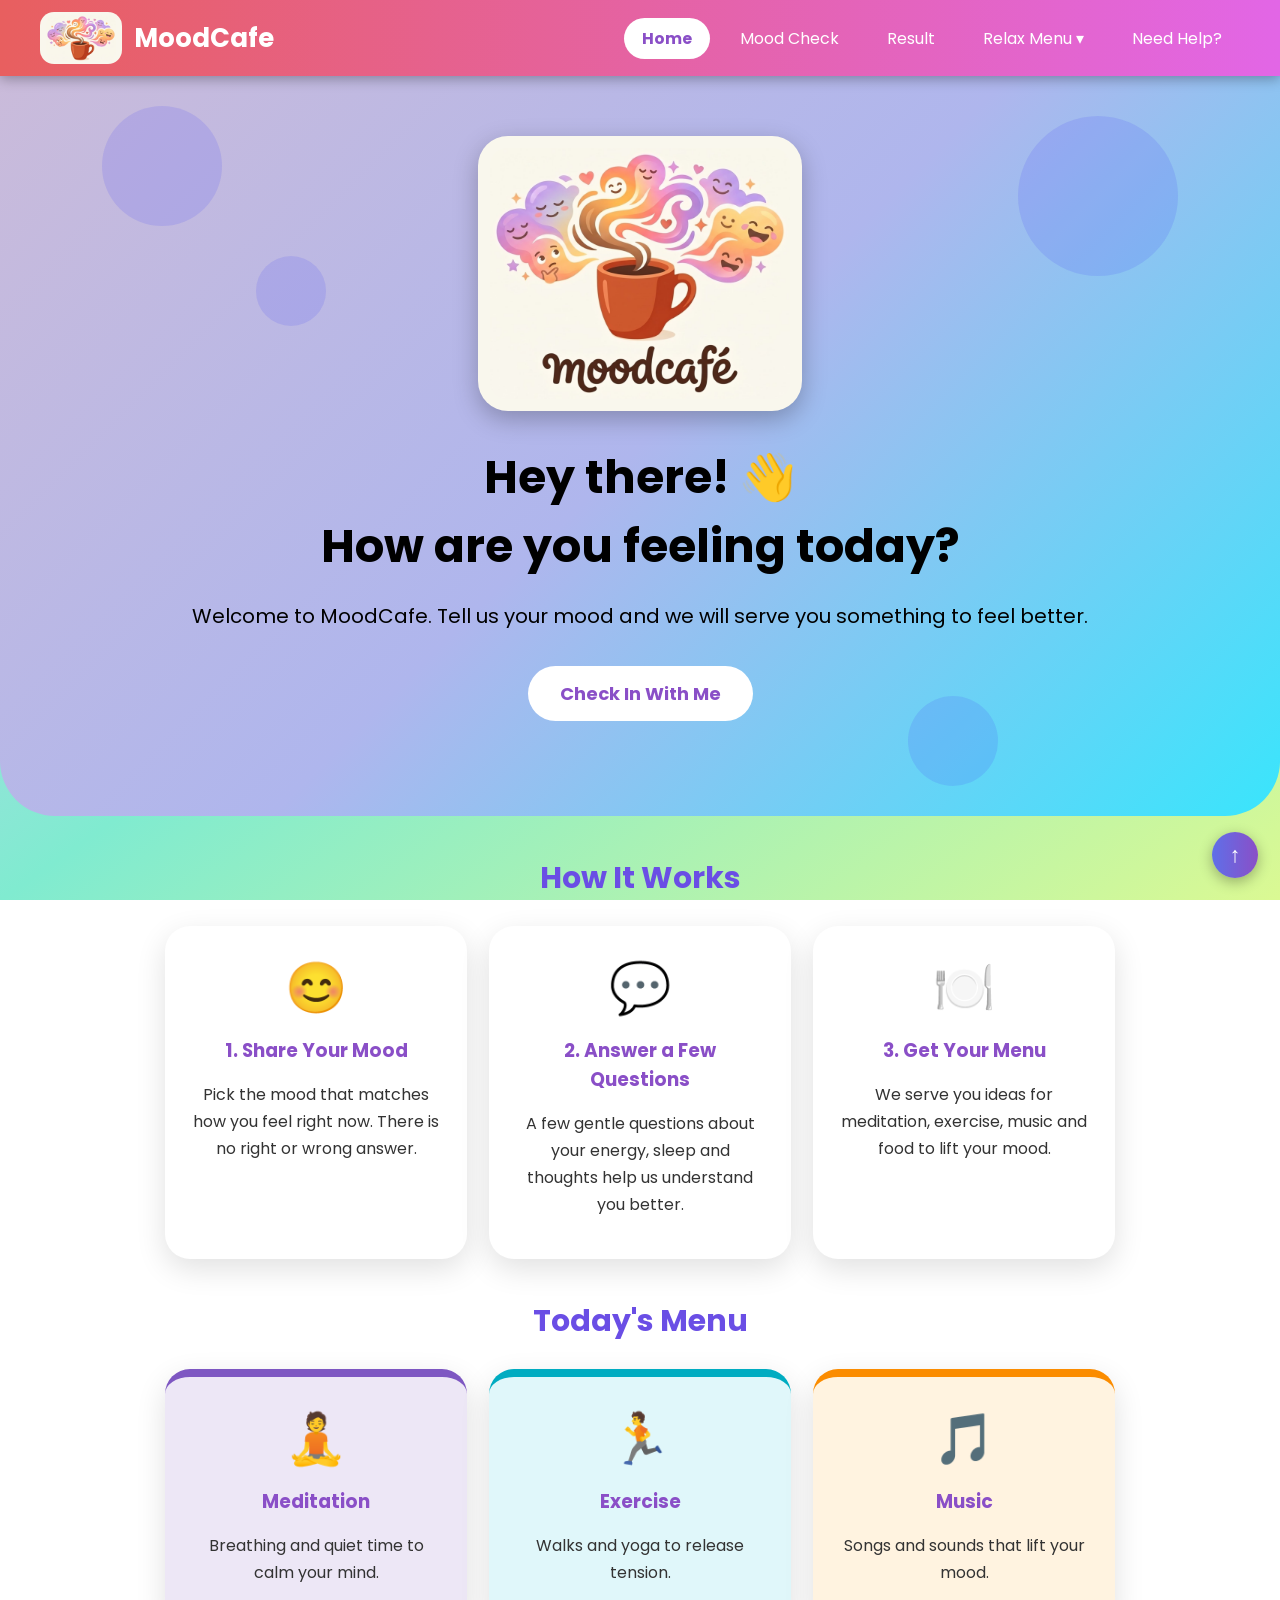
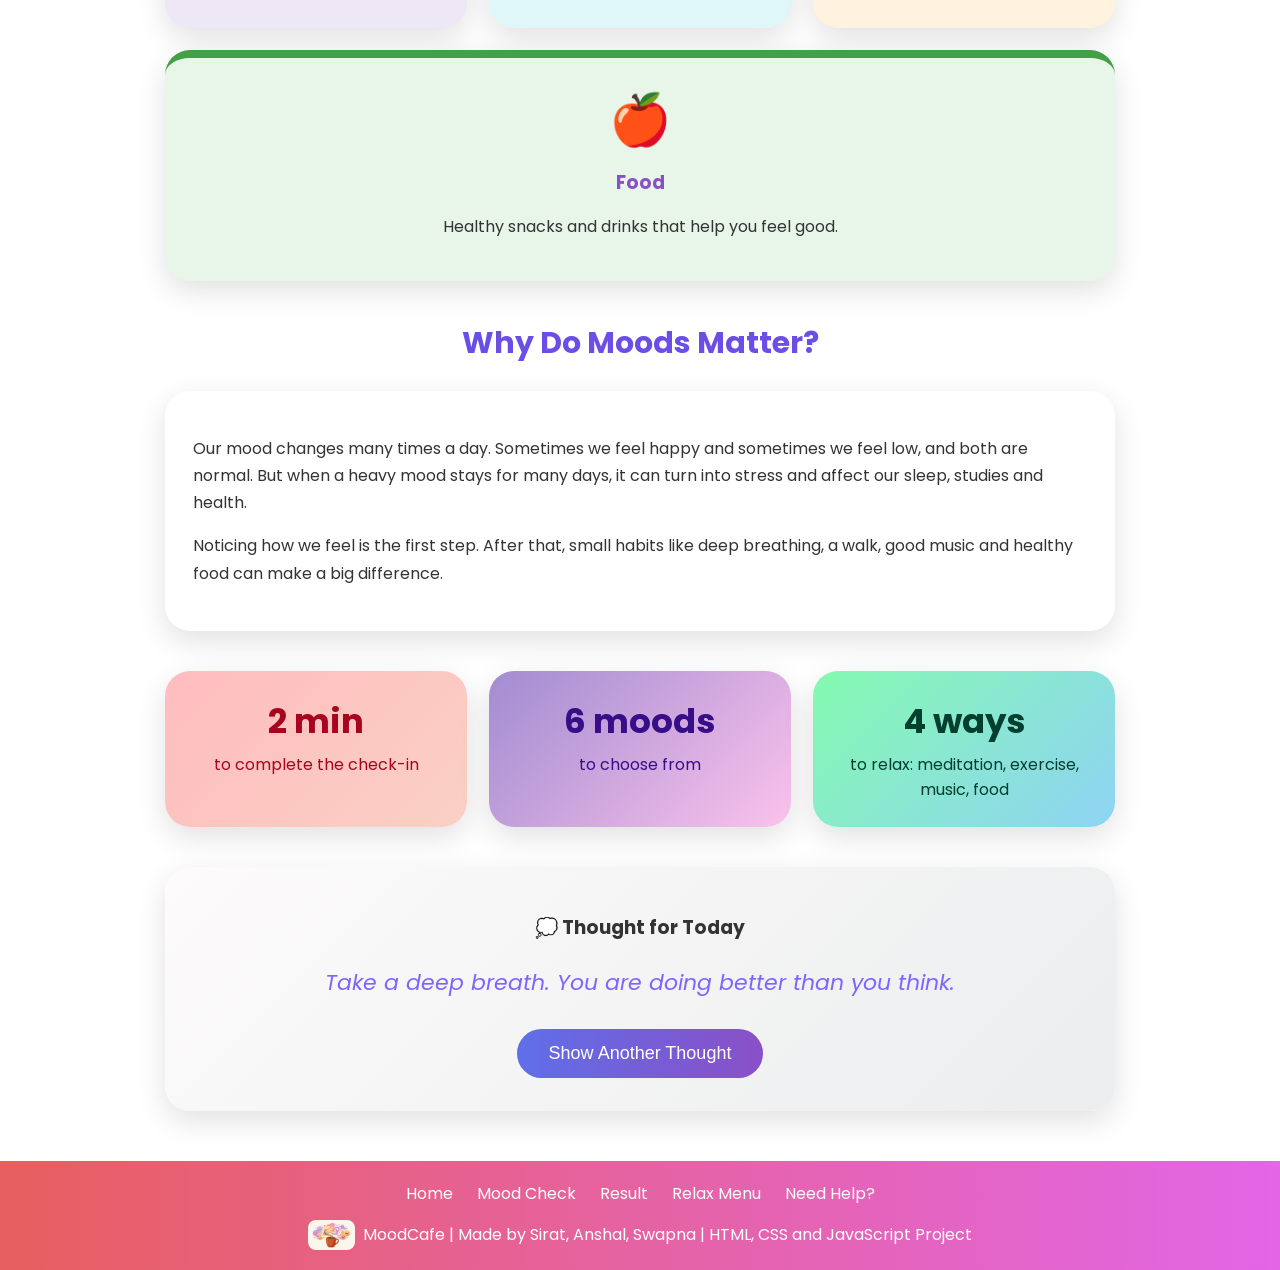
<file: index.html>
<!DOCTYPE html>
<html lang="en">
<head>
    <meta charset="UTF-8">
    <title>MoodCafe - Home</title>
    <meta name="viewport" content="width=device-width, initial-scale=1">
    <meta name="description" content="MoodCafe - A cozy corner where your mood gets a menu. Check in with your mood and discover calming practices, exercise, music, and nutrition tips.">
    <link href="https://fonts.googleapis.com/css2?family=Poppins:wght@400;600&display=swap" rel="stylesheet">
    <link rel="icon" href="images/favicon.png">
    <link rel="stylesheet" href="css/style.css">
</head>
<body>

    <div id="navbar">
        <a href="index.html" id="brand"><img src="images/logo-icon.png" alt="MoodCafe logo"><h2>MoodCafe</h2></a>
        <button id="menu-btn" onclick="document.getElementById('links').classList.toggle('open')" aria-label="Open menu">☰</button>
        <div id="links">
            <a href="index.html" class="active">Home</a>
            <a href="survey.html">Mood Check</a>
            <a href="result.html">Result</a>
            <div class="dropdown">
                <a href="tips.html">Relax Menu ▾</a>
                <div class="dropdown-menu">
                    <a href="tips.html#meditation">🧘 Meditation</a>
                    <a href="tips.html#exercise">🏃 Exercise</a>
                    <a href="tips.html#music">🎵 Music</a>
                    <a href="tips.html#food">🍎 Food</a>
                    <a href="tips.html#breathing">🌬️ Breathing</a>
                    <a href="tips.html#habits">🌙 Daily Habits</a>
                </div>
            </div>
            <a href="help.html">Need Help?</a>
        </div>
    </div>

    <div id="hero">
        <div class="bubble b1"></div><div class="bubble b2"></div><div class="bubble b3"></div><div class="bubble b4"></div>
        <img class="hero-logo" src="images/logo.png" alt="MoodCafe logo">
        <h1>Hey there! 👋<br>How are you feeling today?</h1>
        <p>Welcome to MoodCafe. Tell us your mood and we will serve you something to feel better.</p>
        <a href="survey.html" class="btn">Check In With Me</a>
    </div>

    <div class="container">
        <h2 class="section-title">How It Works</h2>
        <div class="cards">
            <a class="card" href="survey.html"><div class="icon">😊</div><h3>1. Share Your Mood</h3><p>Pick the mood that matches how you feel right now. There is no right or wrong answer.</p></a>
            <a class="card" href="survey.html"><div class="icon">💬</div><h3>2. Answer a Few Questions</h3><p>A few gentle questions about your energy, sleep and thoughts help us understand you better.</p></a>
            <a class="card" href="result.html"><div class="icon">🍽️</div><h3>3. Get Your Menu</h3><p>We serve you ideas for meditation, exercise, music and food to lift your mood.</p></a>
        </div>
    </div>

    <div class="container">
        <h2 class="section-title">Today's Menu</h2>
        <div class="cards">
            <a class="card meditation" href="tips.html#meditation"><div class="icon">🧘</div><h3>Meditation</h3><p>Breathing and quiet time to calm your mind.</p></a>
            <a class="card exercise" href="tips.html#exercise"><div class="icon">🏃</div><h3>Exercise</h3><p>Walks and yoga to release tension.</p></a>
            <a class="card music" href="tips.html#music"><div class="icon">🎵</div><h3>Music</h3><p>Songs and sounds that lift your mood.</p></a>
            <a class="card food" href="tips.html#food"><div class="icon">🍎</div><h3>Food</h3><p>Healthy snacks and drinks that help you feel good.</p></a>
        </div>
    </div>

    <div class="container">
        <h2 class="section-title">Why Do Moods Matter?</h2>
        <div class="box">
            <p>Our mood changes many times a day. Sometimes we feel happy and sometimes we feel low, and both are normal. But when a heavy mood stays for many days, it can turn into stress and affect our sleep, studies and health.</p>
            <p>Noticing how we feel is the first step. After that, small habits like deep breathing, a walk, good music and healthy food can make a big difference.</p>
        </div>
    </div>

    <div class="container">
        <div class="facts">
            <div class="fact f1"><h3>2 min</h3><p>to complete the check-in</p></div>
            <div class="fact f2"><h3>6 moods</h3><p>to choose from</p></div>
            <div class="fact f3"><h3>4 ways</h3><p>to relax: meditation, exercise, music, food</p></div>
        </div>
    </div>

    <div class="container">
        <div class="box quote-box">
            <h3>💭 Thought for Today</h3>
            <p id="quote">Take a deep breath. You are doing better than you think.</p>
            <button onclick="newQuote()">Show Another Thought</button>
        </div>
    </div>

    <div id="footer">
        <div class="foot-links"><a href="index.html">Home</a><a href="survey.html">Mood Check</a><a href="result.html">Result</a><a href="tips.html">Relax Menu</a><a href="help.html">Need Help?</a></div>
        <p><img class="foot-logo" src="images/logo-icon.png" alt=""> MoodCafe | Made by Sirat, Anshal, Swapna | HTML, CSS and JavaScript Project</p>
    </div>

    <a href="#" id="to-top" title="Back to top">↑</a>

    <script src="js/home.js"></script>
</body>
</html>
</file>
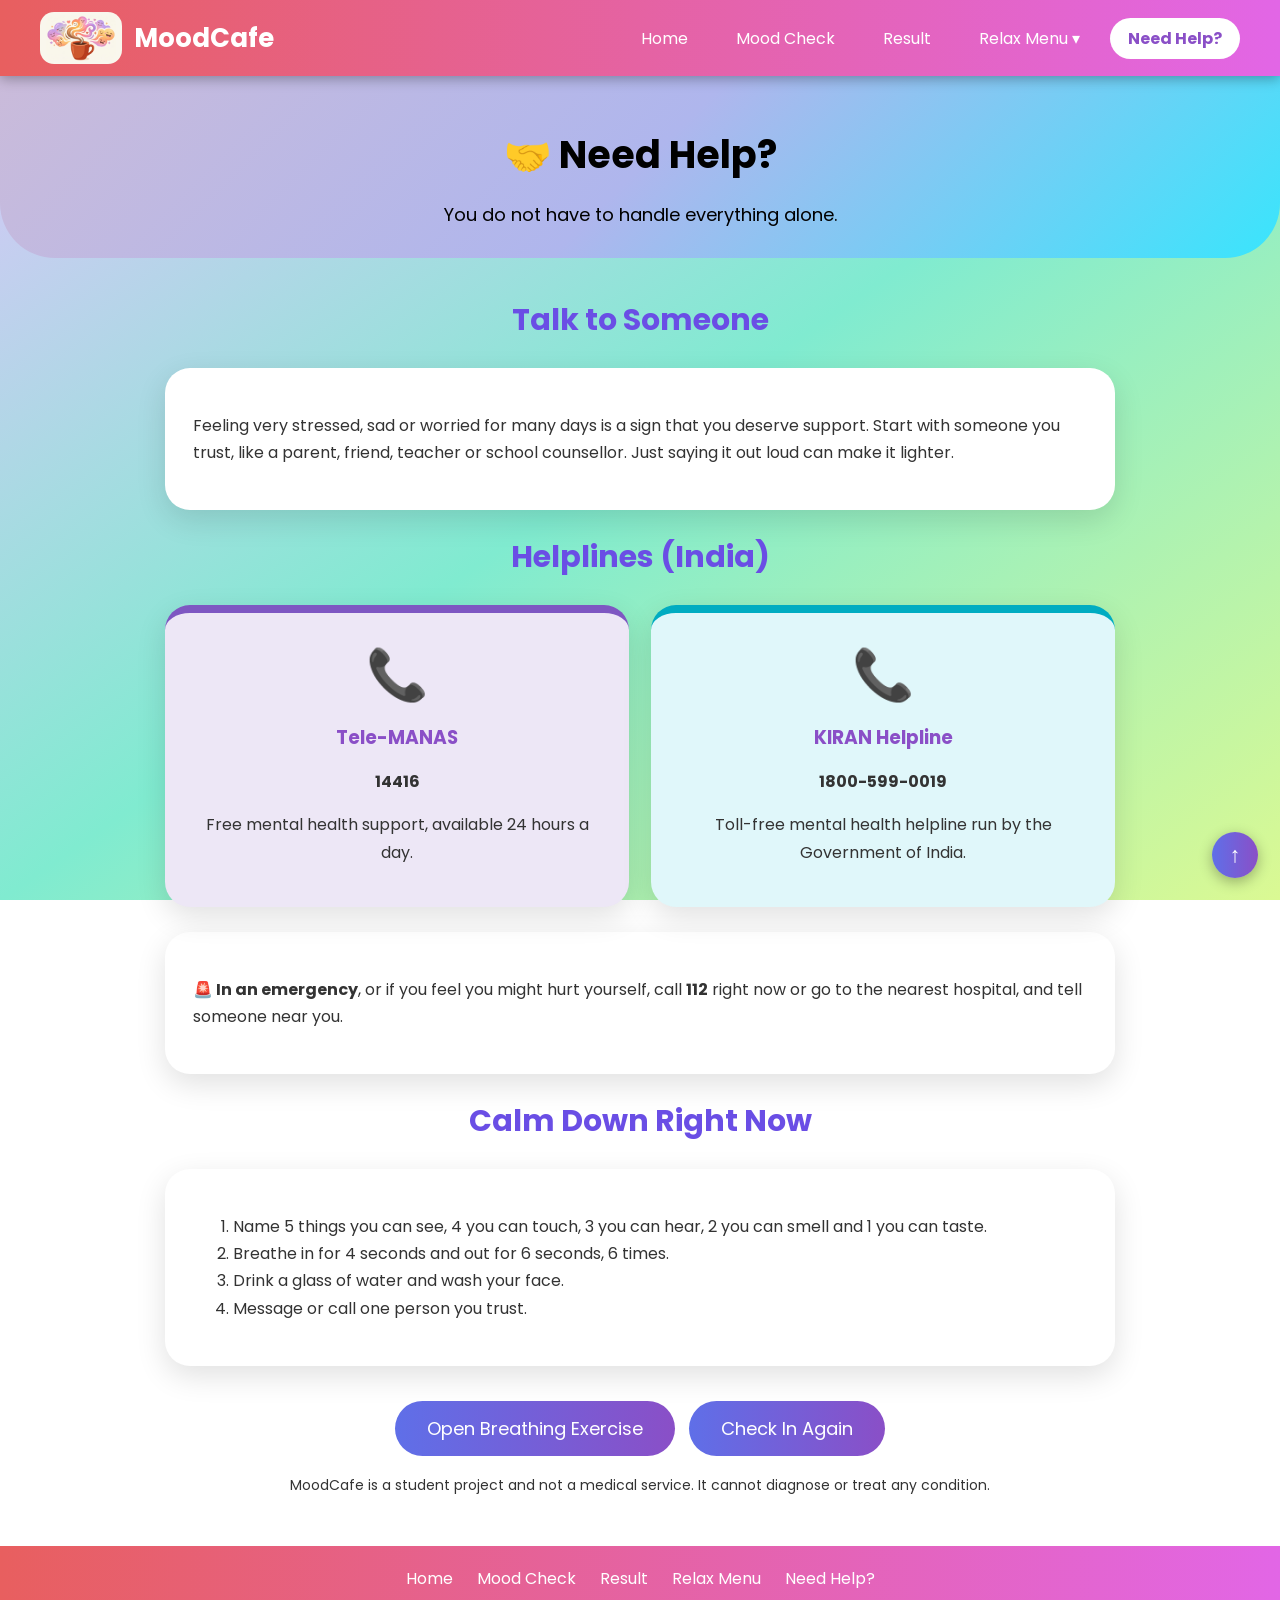
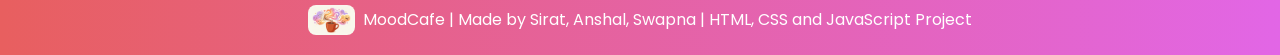
<file: help.html>
<!DOCTYPE html>
<html lang="en">
<head>
    <meta charset="UTF-8">
    <title>MoodCafe - Need Help?</title>
    <meta name="viewport" content="width=device-width, initial-scale=1">
    <meta name="description" content="Reach out for mental health support and helplines including Tele-MANAS (14416), KIRAN (1800-599-0019), and immediate 5-4-3-2-1 calming grounding steps.">
    <link href="https://fonts.googleapis.com/css2?family=Poppins:wght@400;600&display=swap" rel="stylesheet">
    <link rel="icon" href="images/favicon.png">
    <link rel="stylesheet" href="css/style.css">
</head>
<body>

    <div id="navbar">
        <a href="index.html" id="brand"><img src="images/logo-icon.png" alt="MoodCafe logo"><h2>MoodCafe</h2></a>
        <button id="menu-btn" onclick="document.getElementById('links').classList.toggle('open')" aria-label="Open menu">☰</button>
        <div id="links">
            <a href="index.html">Home</a>
            <a href="survey.html">Mood Check</a>
            <a href="result.html">Result</a>
            <div class="dropdown">
                <a href="tips.html">Relax Menu ▾</a>
                <div class="dropdown-menu">
                    <a href="tips.html#meditation">🧘 Meditation</a>
                    <a href="tips.html#exercise">🏃 Exercise</a>
                    <a href="tips.html#music">🎵 Music</a>
                    <a href="tips.html#food">🍎 Food</a>
                    <a href="tips.html#breathing">🌬️ Breathing</a>
                    <a href="tips.html#habits">🌙 Daily Habits</a>
                </div>
            </div>
            <a href="help.html" class="active">Need Help?</a>
        </div>
    </div>

    <div class="page-heading">
        <h1>🤝 Need Help?</h1>
        <p>You do not have to handle everything alone.</p>
    </div>

    <div class="container">
        <h2 class="section-title">Talk to Someone</h2>
        <div class="box">
            <p>Feeling very stressed, sad or worried for many days is a sign that you deserve support. Start with someone you trust, like a parent, friend, teacher or school counsellor. Just saying it out loud can make it lighter.</p>
        </div>

        <h2 class="section-title">Helplines (India)</h2>
        <div class="cards two">
            <div class="card meditation">
                <div class="icon">📞</div><h3>Tele-MANAS</h3>
                <p><b>14416</b></p>
                <p>Free mental health support, available 24 hours a day.</p>
            </div>
            <div class="card exercise">
                <div class="icon">📞</div><h3>KIRAN Helpline</h3>
                <p><b>1800-599-0019</b></p>
                <p>Toll-free mental health helpline run by the Government of India.</p>
            </div>
        </div>

        <div class="box" style="margin-top: 25px;">
            <p><b>🚨 In an emergency</b>, or if you feel you might hurt yourself, call <b>112</b> right now or go to the nearest hospital, and tell someone near you.</p>
        </div>

        <h2 class="section-title">Calm Down Right Now</h2>
        <div class="box">
            <ol>
                <li>Name 5 things you can see, 4 you can touch, 3 you can hear, 2 you can smell and 1 you can taste.</li>
                <li>Breathe in for 4 seconds and out for 6 seconds, 6 times.</li>
                <li>Drink a glass of water and wash your face.</li>
                <li>Message or call one person you trust.</li>
            </ol>
        </div>

        <div style="text-align: center; margin-top: 30px;">
            <a href="tips.html#breathing" class="btn">Open Breathing Exercise</a>
            <a href="survey.html" class="btn">Check In Again</a>
        </div>

        <p style="text-align: center; font-size: 14px;">MoodCafe is a student project and not a medical service. It cannot diagnose or treat any condition.</p>
    </div>

    <div id="footer">
        <div class="foot-links"><a href="index.html">Home</a><a href="survey.html">Mood Check</a><a href="result.html">Result</a><a href="tips.html">Relax Menu</a><a href="help.html">Need Help?</a></div>
        <p><img class="foot-logo" src="images/logo-icon.png" alt=""> MoodCafe | Made by Sirat, Anshal, Swapna | HTML, CSS and JavaScript Project</p>
    </div>

    <a href="#" id="to-top" title="Back to top">↑</a>

</body>
</html>
</file>
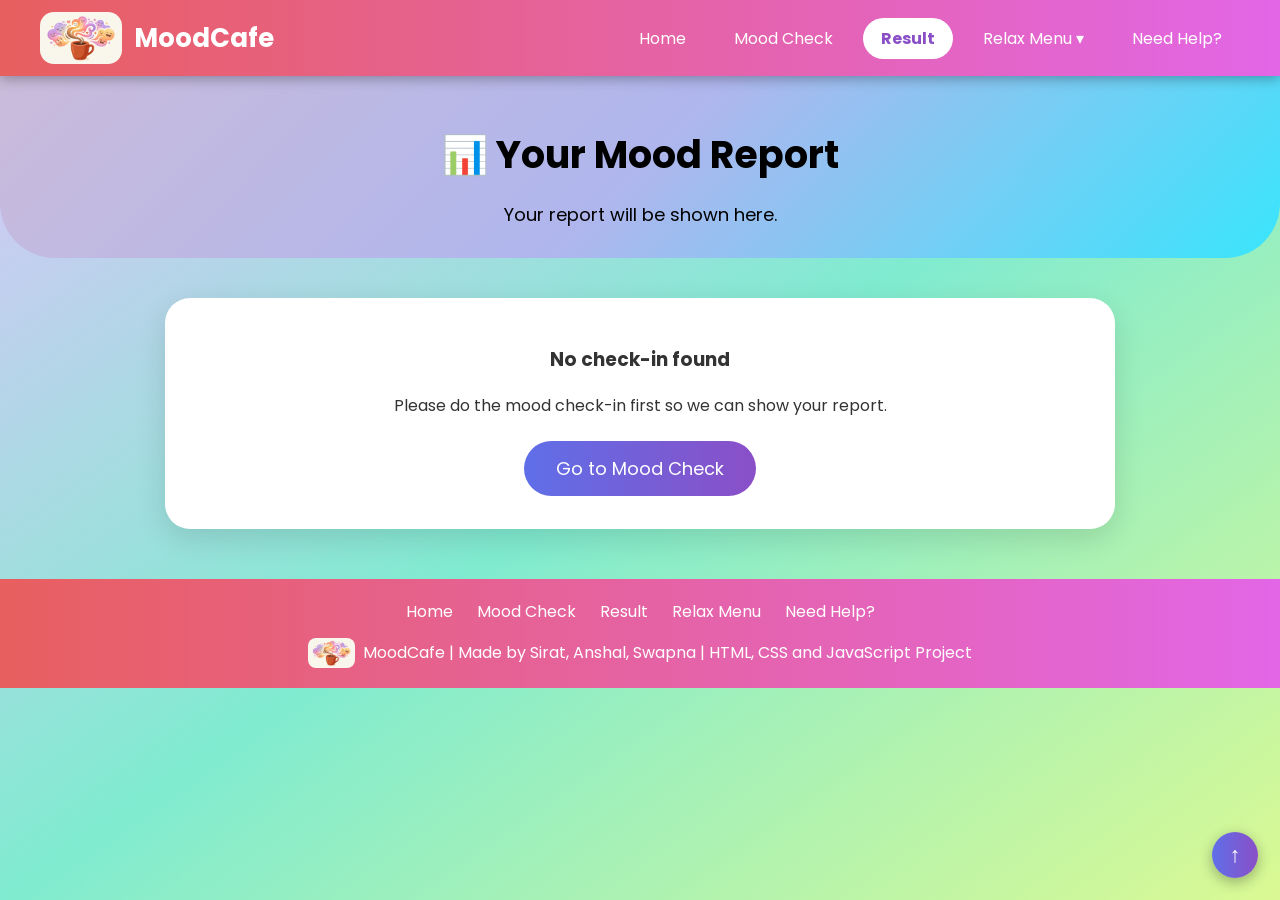
<file: result.html>
<!DOCTYPE html>
<html lang="en">
<head>
    <meta charset="UTF-8">
    <title>MoodCafe - Result</title>
    <meta name="viewport" content="width=device-width, initial-scale=1">
    <meta name="description" content="View your personalized MoodCafe stress score and custom relaxation menu with targeted exercises, music, and nutrition tips.">
    <link href="https://fonts.googleapis.com/css2?family=Poppins:wght@400;600&display=swap" rel="stylesheet">
    <link rel="icon" href="images/favicon.png">
    <link rel="stylesheet" href="css/style.css">
</head>
<body>

    <div id="navbar">
        <a href="index.html" id="brand"><img src="images/logo-icon.png" alt="MoodCafe logo"><h2>MoodCafe</h2></a>
        <button id="menu-btn" onclick="document.getElementById('links').classList.toggle('open')" aria-label="Open menu">☰</button>
        <div id="links">
            <a href="index.html">Home</a>
            <a href="survey.html">Mood Check</a>
            <a href="result.html" class="active">Result</a>
            <div class="dropdown">
                <a href="tips.html">Relax Menu ▾</a>
                <div class="dropdown-menu">
                    <a href="tips.html#meditation">🧘 Meditation</a>
                    <a href="tips.html#exercise">🏃 Exercise</a>
                    <a href="tips.html#music">🎵 Music</a>
                    <a href="tips.html#food">🍎 Food</a>
                    <a href="tips.html#breathing">🌬️ Breathing</a>
                    <a href="tips.html#habits">🌙 Daily Habits</a>
                </div>
            </div>
            <a href="help.html">Need Help?</a>
        </div>
    </div>

    <div class="page-heading">
        <h1>📊 Your Mood Report</h1>
        <p id="greeting">Your report will be shown here.</p>
    </div>

    <div class="container">

        <div class="box" id="no-data" style="text-align: center;">
            <h3>No check-in found</h3>
            <p>Please do the mood check-in first so we can show your report.</p>
            <a href="survey.html" class="btn">Go to Mood Check</a>
        </div>

        <div id="result-area">
            <div class="box" id="summary">
                <p id="mood-message"></p>
                <p>Your stress level</p>
                <div id="level-badge"></div>
                <p id="score-text"></p>
                <p id="reason-text"></p>
                <p id="reason-advice"></p>
            </div>

            <div class="box high-box" id="high-help">
                <h3>💜 Your stress level is high right now</h3>
                <p>That is okay, and it does not mean something is wrong with you. Here are a few things you can do today:</p>
                <ol>
                    <li>Pause and take 5 slow breaths before doing anything else.</li>
                    <li>Break your biggest worry into one small task and do only that.</li>
                    <li>Talk to a friend, family member or teacher you trust.</li>
                    <li>Go to bed on time tonight and keep your phone away for a while.</li>
                </ol>
                <p>If this feeling has stayed for many days, please reach out to someone who can support you.</p>
                <a href="help.html" class="btn">Get Help &amp; Support</a>
                <a href="tips.html#breathing" class="btn">Try Breathing Exercise</a>
            </div>

            <h2 class="section-title">Your Relax Menu</h2>
            <div class="cards">
                <div class="card meditation"><div class="icon">🧘</div><h3>Meditation</h3><p id="meditation"></p></div>
                <div class="card exercise"><div class="icon">🏃</div><h3>Exercise</h3><p id="exercise"></p></div>
                <div class="card music"><div class="icon">🎵</div><h3>Music</h3><p id="music"></p></div>
                <div class="card food"><div class="icon">🍎</div><h3>Food</h3><p id="food"></p></div>
            </div>

            <div style="text-align: center; margin-top: 30px;">
                <a href="survey.html" class="btn">Check In Again</a>
                <a href="tips.html" class="btn">See Full Relax Menu</a>
            </div>
        </div>
    </div>

    <div id="footer">
        <div class="foot-links"><a href="index.html">Home</a><a href="survey.html">Mood Check</a><a href="result.html">Result</a><a href="tips.html">Relax Menu</a><a href="help.html">Need Help?</a></div>
        <p><img class="foot-logo" src="images/logo-icon.png" alt=""> MoodCafe | Made by Sirat, Anshal, Swapna | HTML, CSS and JavaScript Project</p>
    </div>

    <a href="#" id="to-top" title="Back to top">↑</a>

    <script src="js/result.js"></script>
</body>
</html>
</file>
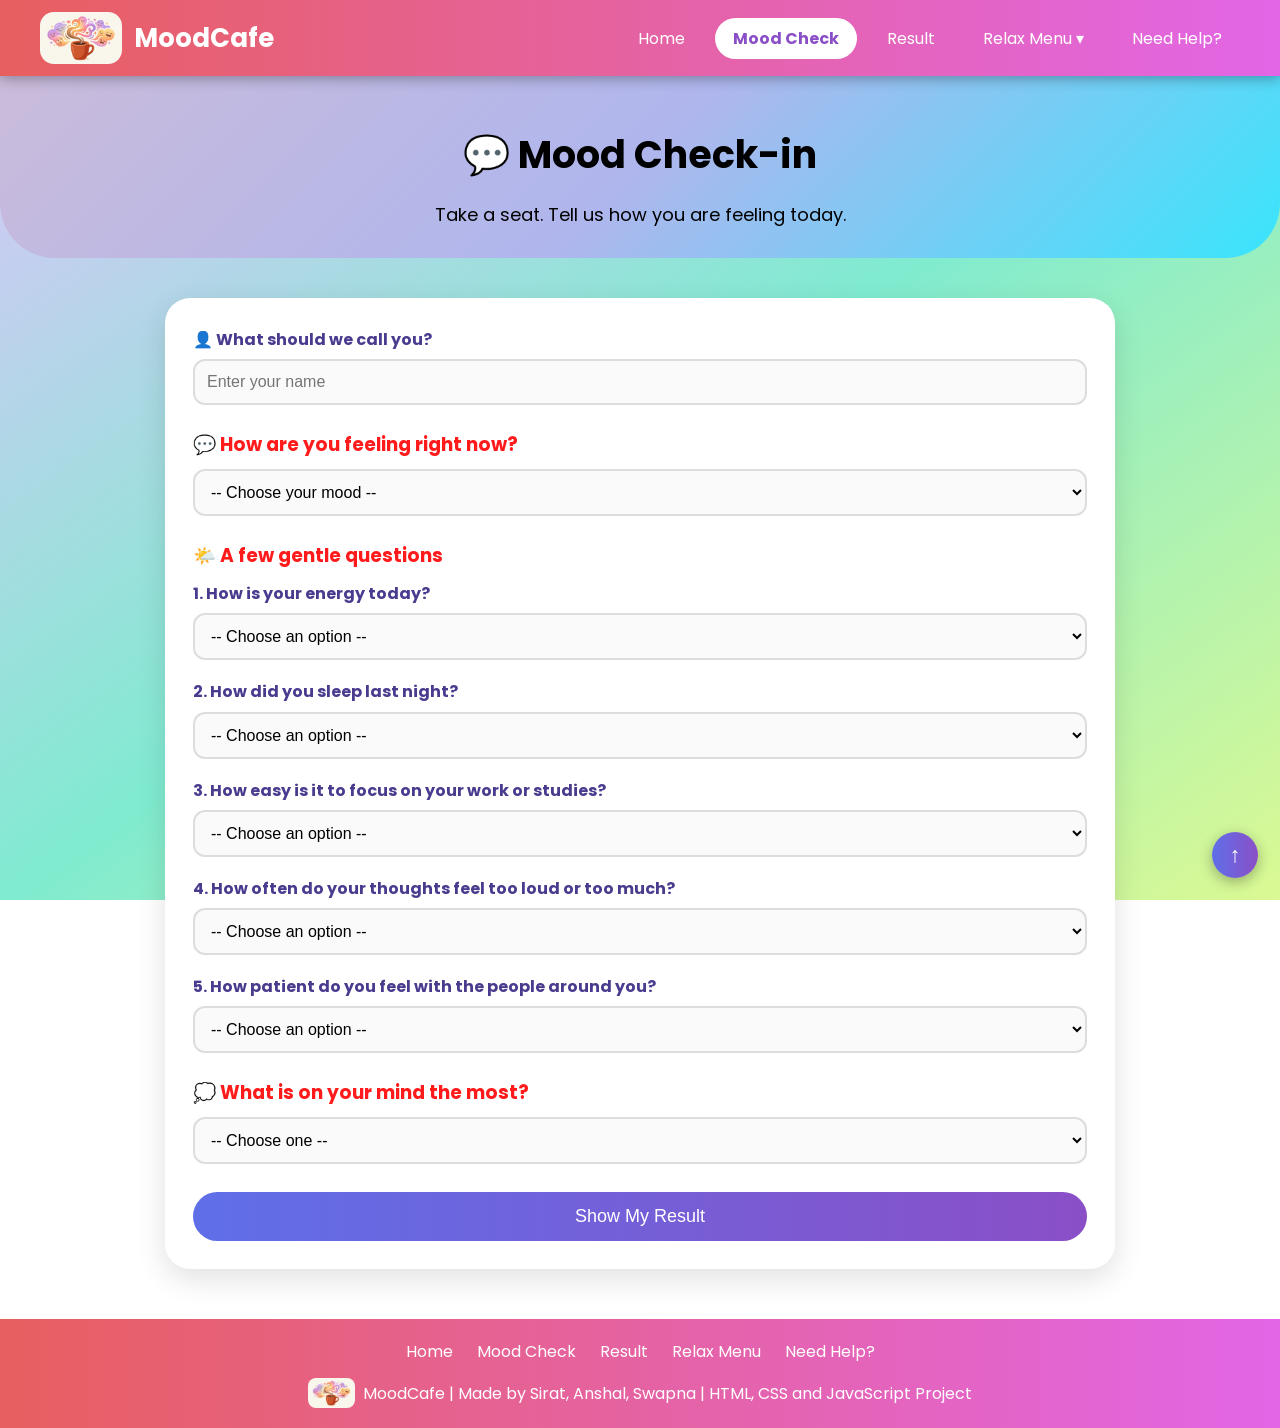
<file: survey.html>
<!DOCTYPE html>
<html lang="en">
<head>
    <meta charset="UTF-8">
    <title>MoodCafe - Mood Check</title>
    <meta name="viewport" content="width=device-width, initial-scale=1">
    <meta name="description" content="Take the MoodCafe gentle mood check-in to assess your stress levels and receive personalized relaxation guidance.">
    <link href="https://fonts.googleapis.com/css2?family=Poppins:wght@400;600&display=swap" rel="stylesheet">
    <link rel="icon" href="images/favicon.png">
    <link rel="stylesheet" href="css/style.css">
</head>
<body>

    <div id="navbar">
        <a href="index.html" id="brand"><img src="images/logo-icon.png" alt="MoodCafe logo"><h2>MoodCafe</h2></a>
        <button id="menu-btn" onclick="document.getElementById('links').classList.toggle('open')" aria-label="Open menu">☰</button>
        <div id="links">
            <a href="index.html">Home</a>
            <a href="survey.html" class="active">Mood Check</a>
            <a href="result.html">Result</a>
            <div class="dropdown">
                <a href="tips.html">Relax Menu ▾</a>
                <div class="dropdown-menu">
                    <a href="tips.html#meditation">🧘 Meditation</a>
                    <a href="tips.html#exercise">🏃 Exercise</a>
                    <a href="tips.html#music">🎵 Music</a>
                    <a href="tips.html#food">🍎 Food</a>
                    <a href="tips.html#breathing">🌬️ Breathing</a>
                    <a href="tips.html#habits">🌙 Daily Habits</a>
                </div>
            </div>
            <a href="help.html">Need Help?</a>
        </div>
    </div>

    <div class="page-heading">
        <h1>💬 Mood Check-in</h1>
        <p>Take a seat. Tell us how you are feeling today.</p>
    </div>

    <div class="container">
        <div class="box" id="survey-box">

            <div class="question"><p>👤 What should we call you?</p><input type="text" id="username" placeholder="Enter your name"></div>

            <div class="question">
                <h3>💬 How are you feeling right now?</h3>
                <select id="mood">
                    <option value="none">-- Choose your mood --</option>
                    <option value="Happy">😊 Happy</option>
                    <option value="Calm">😌 Calm</option>
                    <option value="Tired">😴 Tired</option>
                    <option value="Sad">😢 Sad</option>
                    <option value="Worried">😟 Worried</option>
                    <option value="Angry">😠 Angry</option>
                </select>
            </div>

            <h3>🌤️ A few gentle questions</h3>

            <div class="question">
                <p>1. How is your energy today?</p>
                <select id="q1"><option value="0">-- Choose an option --</option><option value="1">Full of energy</option><option value="2">Okay</option><option value="3">Low</option><option value="4">Very low</option></select>
            </div>

            <div class="question">
                <p>2. How did you sleep last night?</p>
                <select id="q2"><option value="0">-- Choose an option --</option><option value="1">Very well</option><option value="2">Okay</option><option value="3">Not well</option><option value="4">Very badly</option></select>
            </div>

            <div class="question">
                <p>3. How easy is it to focus on your work or studies?</p>
                <select id="q3"><option value="0">-- Choose an option --</option><option value="1">Very easy</option><option value="2">Fairly easy</option><option value="3">Difficult</option><option value="4">Very difficult</option></select>
            </div>

            <div class="question">
                <p>4. How often do your thoughts feel too loud or too much?</p>
                <select id="q4"><option value="0">-- Choose an option --</option><option value="1">Never</option><option value="2">Sometimes</option><option value="3">Often</option><option value="4">Always</option></select>
            </div>

            <div class="question">
                <p>5. How patient do you feel with the people around you?</p>
                <select id="q5"><option value="0">-- Choose an option --</option><option value="1">Very patient</option><option value="2">Mostly patient</option><option value="3">Easily irritated</option><option value="4">Very irritated</option></select>
            </div>

            <div class="question">
                <h3>💭 What is on your mind the most?</h3>
                <select id="reason">
                    <option value="none">-- Choose one --</option>
                    <option value="Exams / Studies">Exams / Studies</option>
                    <option value="Family problems">Family problems</option>
                    <option value="Money worries">Money worries</option>
                    <option value="Friends / Relationships">Friends / Relationships</option>
                    <option value="Future / Career">Future / Career</option>
                    <option value="Nothing in particular">Nothing in particular</option>
                </select>
            </div>

            <button onclick="submitSurvey()">Show My Result</button>
        </div>
    </div>

    <div id="footer">
        <div class="foot-links"><a href="index.html">Home</a><a href="survey.html">Mood Check</a><a href="result.html">Result</a><a href="tips.html">Relax Menu</a><a href="help.html">Need Help?</a></div>
        <p><img class="foot-logo" src="images/logo-icon.png" alt=""> MoodCafe | Made by Sirat, Anshal, Swapna | HTML, CSS and JavaScript Project</p>
    </div>

    <a href="#" id="to-top" title="Back to top">↑</a>

    <script src="js/survey.js"></script>
</body>
</html>
</file>
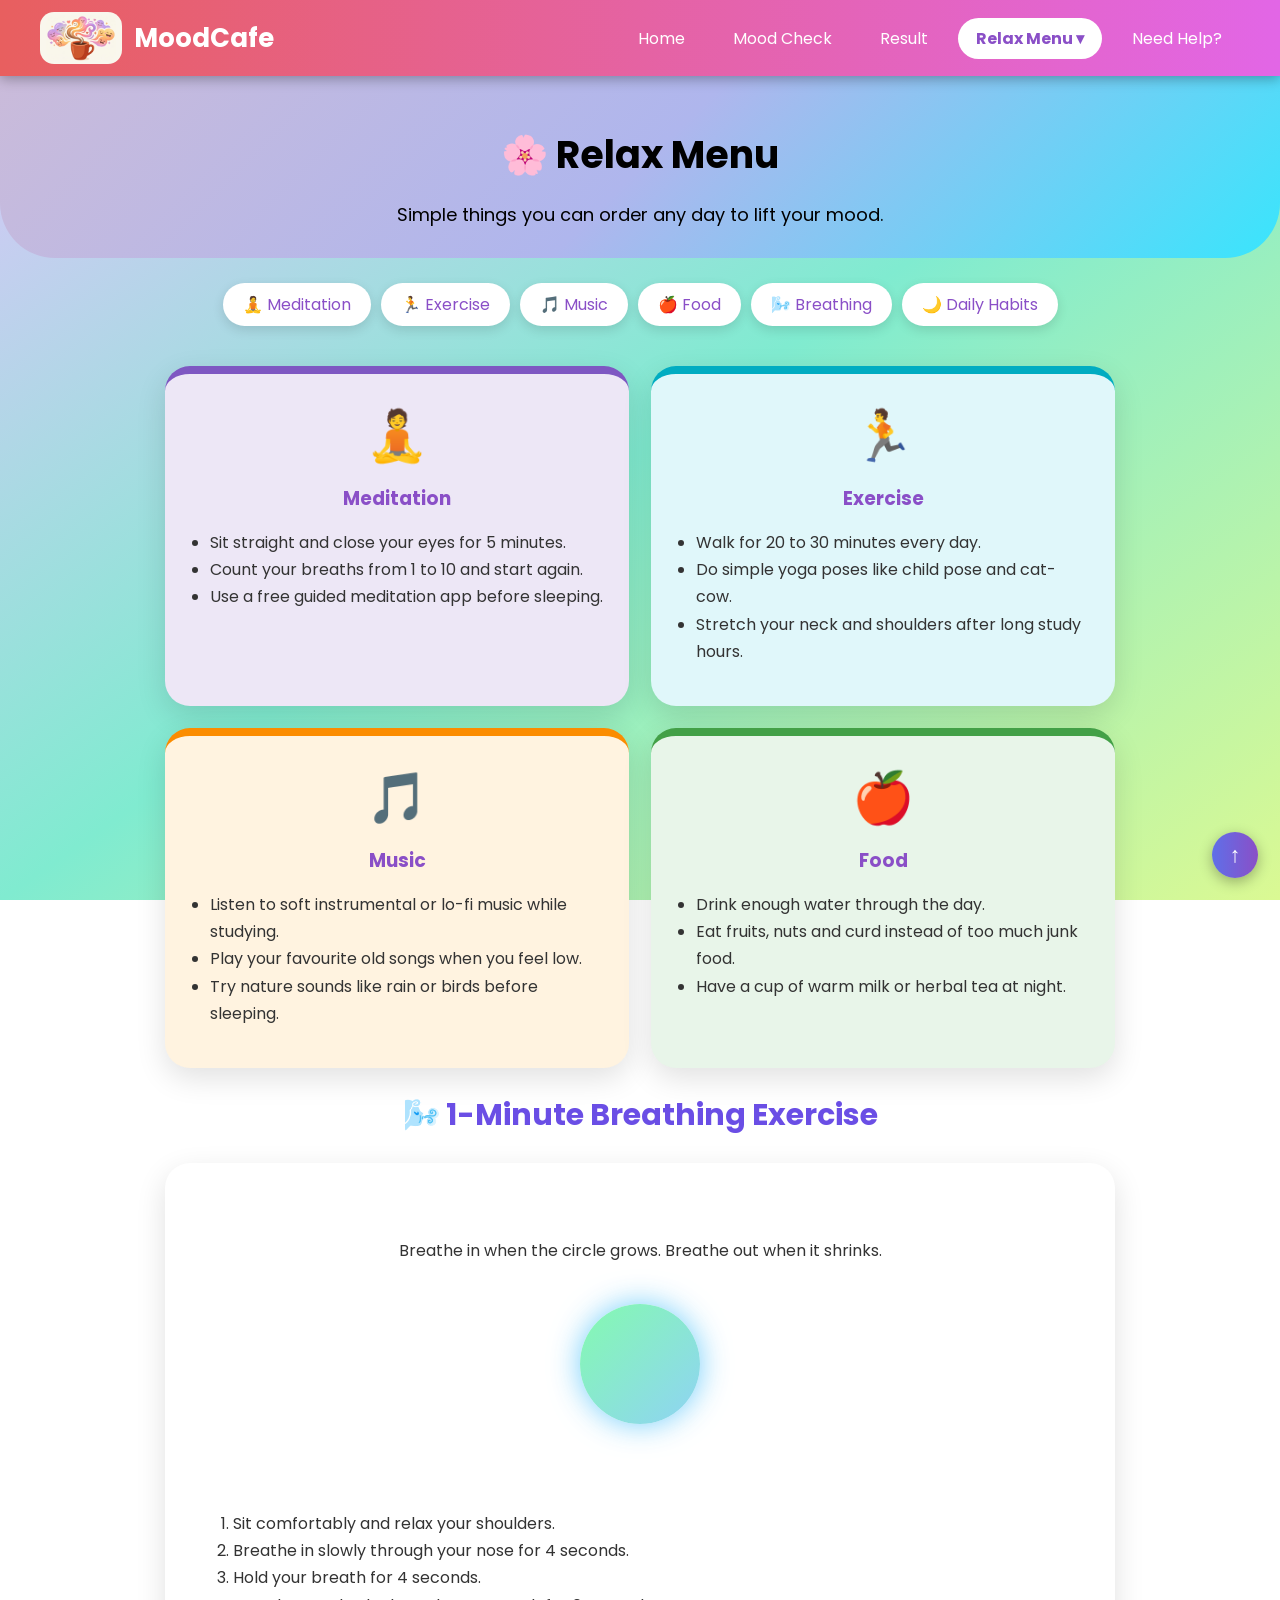
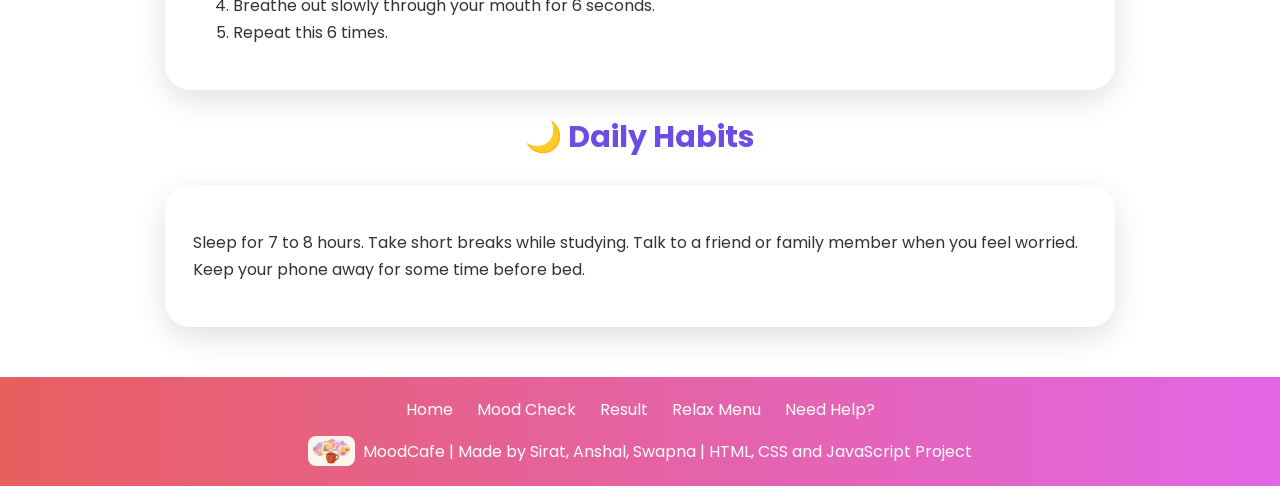
<file: tips.html>
<!DOCTYPE html>
<html lang="en">
<head>
    <meta charset="UTF-8">
    <title>MoodCafe - Relax Menu</title>
    <meta name="viewport" content="width=device-width, initial-scale=1">
    <meta name="description" content="Explore MoodCafe's complete relax menu featuring guided meditation, gentle exercises, relaxing music, nutrition tips, and an animated 1-minute breathing circle.">
    <link href="https://fonts.googleapis.com/css2?family=Poppins:wght@400;600&display=swap" rel="stylesheet">
    <link rel="icon" href="images/favicon.png">
    <link rel="stylesheet" href="css/style.css">
</head>
<body>

    <div id="navbar">
        <a href="index.html" id="brand"><img src="images/logo-icon.png" alt="MoodCafe logo"><h2>MoodCafe</h2></a>
        <button id="menu-btn" onclick="document.getElementById('links').classList.toggle('open')" aria-label="Open menu">☰</button>
        <div id="links">
            <a href="index.html">Home</a>
            <a href="survey.html">Mood Check</a>
            <a href="result.html">Result</a>
            <div class="dropdown">
                <a href="tips.html" class="active">Relax Menu ▾</a>
                <div class="dropdown-menu">
                    <a href="tips.html#meditation">🧘 Meditation</a>
                    <a href="tips.html#exercise">🏃 Exercise</a>
                    <a href="tips.html#music">🎵 Music</a>
                    <a href="tips.html#food">🍎 Food</a>
                    <a href="tips.html#breathing">🌬️ Breathing</a>
                    <a href="tips.html#habits">🌙 Daily Habits</a>
                </div>
            </div>
            <a href="help.html">Need Help?</a>
        </div>
    </div>

    <div class="page-heading">
        <h1>🌸 Relax Menu</h1>
        <p>Simple things you can order any day to lift your mood.</p>
    </div>

    <div class="subnav">
        <a href="#meditation">🧘 Meditation</a>
        <a href="#exercise">🏃 Exercise</a>
        <a href="#music">🎵 Music</a>
        <a href="#food">🍎 Food</a>
        <a href="#breathing">🌬️ Breathing</a>
        <a href="#habits">🌙 Daily Habits</a>
    </div>

    <div class="container">
        <div class="cards two">
            <div class="card meditation" id="meditation">
                <div class="icon">🧘</div><h3>Meditation</h3>
                <ul>
                    <li>Sit straight and close your eyes for 5 minutes.</li>
                    <li>Count your breaths from 1 to 10 and start again.</li>
                    <li>Use a free guided meditation app before sleeping.</li>
                </ul>
            </div>
            <div class="card exercise" id="exercise">
                <div class="icon">🏃</div><h3>Exercise</h3>
                <ul>
                    <li>Walk for 20 to 30 minutes every day.</li>
                    <li>Do simple yoga poses like child pose and cat-cow.</li>
                    <li>Stretch your neck and shoulders after long study hours.</li>
                </ul>
            </div>
            <div class="card music" id="music">
                <div class="icon">🎵</div><h3>Music</h3>
                <ul>
                    <li>Listen to soft instrumental or lo-fi music while studying.</li>
                    <li>Play your favourite old songs when you feel low.</li>
                    <li>Try nature sounds like rain or birds before sleeping.</li>
                </ul>
            </div>
            <div class="card food" id="food">
                <div class="icon">🍎</div><h3>Food</h3>
                <ul>
                    <li>Drink enough water through the day.</li>
                    <li>Eat fruits, nuts and curd instead of too much junk food.</li>
                    <li>Have a cup of warm milk or herbal tea at night.</li>
                </ul>
            </div>
        </div>

        <h2 class="section-title" id="breathing">🌬️ 1-Minute Breathing Exercise</h2>
        <div class="box">
            <div class="breath-area">
                <p>Breathe in when the circle grows. Breathe out when it shrinks.</p>
                <div id="breath-circle"></div>
            </div>
            <ol>
                <li>Sit comfortably and relax your shoulders.</li>
                <li>Breathe in slowly through your nose for 4 seconds.</li>
                <li>Hold your breath for 4 seconds.</li>
                <li>Breathe out slowly through your mouth for 6 seconds.</li>
                <li>Repeat this 6 times.</li>
            </ol>
        </div>

        <h2 class="section-title" id="habits">🌙 Daily Habits</h2>
        <div class="box">
            <p>Sleep for 7 to 8 hours. Take short breaks while studying. Talk to a friend or family member when you feel worried. Keep your phone away for some time before bed.</p>
        </div>
    </div>

    <div id="footer">
        <div class="foot-links"><a href="index.html">Home</a><a href="survey.html">Mood Check</a><a href="result.html">Result</a><a href="tips.html">Relax Menu</a><a href="help.html">Need Help?</a></div>
        <p><img class="foot-logo" src="images/logo-icon.png" alt=""> MoodCafe | Made by Sirat, Anshal, Swapna | HTML, CSS and JavaScript Project</p>
    </div>

    <a href="#" id="to-top" title="Back to top">↑</a>

</body>
</html>
</file>
<file: css/style.css>
body { font-family: "Poppins", "Segoe UI", Verdana, sans-serif; margin: 0; color: #333; background: linear-gradient(to bottom right, #e0c3fc, #80ebd0, #c8f65ca9) fixed; }

@keyframes fadeUp { from { opacity: 0; transform: translateY(30px); } to { opacity: 1; transform: translateY(0); } }
@keyframes float { 50% { transform: translateY(-20px); } }
@keyframes breathe { 40%, 60% { transform: scale(1.5); } }

#navbar, #footer { background: linear-gradient(to right, #e85f5f, #e266e6); color: white; }
#navbar { padding: 12px 40px; display: flex; justify-content: space-between; align-items: center; position: sticky; top: 0; z-index: 10; box-shadow: 0 3px 12px rgba(0, 0, 0, 0.3); }
#brand { display: flex; align-items: center; gap: 12px; color: white; text-decoration: none; }
#brand h2 { margin: 0; font-size: 26px; }
#brand img { height: 52px; padding: 3px 6px; box-sizing: border-box; background: #f9f7ed; border-radius: 14px; }
#links a { color: white; text-decoration: none; margin-left: 8px; padding: 9px 18px; border-radius: 25px; }
#links a:hover { background-color: rgba(231, 132, 132, 0.3); }
#links a.active { background-color: white; color: #8a4fc7; font-weight: bold; }
#footer { text-align: center; padding: 20px; margin-top: 50px; }
#footer p { margin: 0; display: flex; align-items: center; justify-content: center; gap: 8px; }
.foot-logo { height: 30px; padding: 2px 4px; box-sizing: border-box; background: #f9f7ed; border-radius: 8px; }

#hero, .page-heading { text-align: center; color: rgb(0, 0, 0); background: linear-gradient(135deg, #cabbda, #afb6ed, #39e5fc); border-radius: 0 0 55px 55px; animation: fadeUp 1s; }
#hero { position: relative; overflow: hidden; padding: 60px 20px 90px 20px; }
.hero-logo { position: relative; width: 300px; max-width: 80%; background: #f9f7ed; border-radius: 30px; padding: 12px; margin-bottom: 25px; box-shadow: 0 8px 25px rgba(0, 0, 0, 0.25); }
#hero h1 { font-size: 46px; margin: 0 0 15px 0; }
#hero p { font-size: 20px; margin-bottom: 30px; }
#hero .btn { background: white; color: #8a4fc7; font-weight: bold; }
.page-heading { padding: 50px 20px 30px 20px; }
.page-heading h1 { font-size: 38px; margin: 0; }
.page-heading p { font-size: 18px; margin-bottom: 0; }

.bubble { position: absolute; border-radius: 50%; background-color: rgba(69, 72, 247, 0.15); animation: float 6s infinite; }
.b1 { width: 120px; height: 120px; top: 30px; left: 8%; }
.b2 { width: 70px; height: 70px; top: 180px; left: 20%; animation-delay: 1s; }
.b3 { width: 160px; height: 160px; top: 40px; right: 8%; animation-delay: 2s; }
.b4 { width: 90px; height: 90px; bottom: 30px; right: 22%; animation-delay: 3s; }

.container { width: 85%; max-width: 950px; margin: 40px auto; animation: fadeUp 1s; }
.section-title { text-align: center; color: #6a4ee5; font-size: 30px; margin-bottom: 25px; }

.box, .card { background-color: white; padding: 28px; border-radius: 25px; box-shadow: 0 10px 30px rgba(0, 0, 0, 0.12); }
.box p, .box li, .card p, .card li { line-height: 1.7; }

.cards, .facts { display: flex; flex-wrap: wrap; gap: 22px; }
.card { flex: 1; min-width: 200px; padding: 25px; text-align: center; transition: transform 0.3s; }
.two .card { min-width: 380px; }
.card:hover { transform: translateY(-8px); }
.card h3 { color: #8a4fc7; margin: 10px 0; }
.card ul { text-align: left; padding-left: 20px; }
.icon { font-size: 50px; }

.meditation { background-color: #ede7f6; border-top: 8px solid #7e57c2; }
.exercise { background-color: #e0f7fa; border-top: 8px solid #00acc1; }
.music { background-color: #fff3e0; border-top: 8px solid #fb8c00; }
.food { background-color: #e8f5e9; border-top: 8px solid #43a047; }

.fact { flex: 1; min-width: 200px; text-align: center; padding: 25px 15px; border-radius: 25px; box-shadow: 0 10px 30px rgba(0, 0, 0, 0.12); }
.fact h3 { font-size: 34px; margin: 0; }
.fact p { margin: 5px 0 0 0; }
.f1 { background: linear-gradient(135deg, #ffbcbe, #fad0c4); color: #a7051e; }
.f2 { background: linear-gradient(135deg, #a18cd1, #fbc2eb); color: #370e88; }
.f3 { background: linear-gradient(135deg, #84fab0, #8fd3f4); color: #023f2e; }

.question { margin-bottom: 18px; }
.question p { font-weight: bold; margin: 0 0 6px 0; color: #4a3b8f; }
#survey-box h3 { color: #ff1b1b; margin: 25px 0 10px 0; }
#mood-message { font-size: 22px; font-weight: bold; color: #4a3b8f; }
input, select { width: 100%; padding: 12px; font-size: 16px; border: 2px solid #ddd; border-radius: 12px; background-color: #fafafa; box-sizing: border-box; }
input:focus, select:focus { border-color: #8a4fc7; outline: none; background-color: white; box-shadow: 0 0 8px rgba(138, 79, 199, 0.4); }

button, .btn { display: inline-block; background: linear-gradient(to right, #5f6fe8, #8a4fc7); color: white; padding: 14px 32px; font-size: 18px; border: none; border-radius: 30px; cursor: pointer; text-decoration: none; margin: 5px; transition: transform 0.3s; }
button:hover, .btn:hover { transform: scale(1.07); box-shadow: 0 6px 15px rgba(239, 58, 58, 0.3); }
#survey-box button { width: 100%; margin: 10px 0 0 0; }

.quote-box { text-align: center; background: linear-gradient(135deg, #fdfbfb, #ebedee); }
.quote-box p { font-size: 22px; font-style: italic; color: #8064ff; }

#result-area { display: none; }
#summary { text-align: center; margin-bottom: 30px; }
#level-badge { display: inline-block; padding: 14px 50px; border-radius: 40px; font-size: 32px; font-weight: bold; color: white; margin: 10px 0; }
.low { background: linear-gradient(to right, #43a047, #66bb6a); }
.medium { background: linear-gradient(to right, #fb8c00, #ffb74d); }
.high { background: linear-gradient(to right, #ff7471, #ef5350); }

.breath-area { text-align: center; padding: 30px 0; }
#breath-circle { width: 120px; height: 120px; margin: 40px auto; border-radius: 50%; background: linear-gradient(135deg, #84fab0, #8fd3f4); box-shadow: 0 0 30px rgba(101, 201, 251, 0.9); animation: breathe 10s infinite; }

@media (max-width: 700px) {
    #navbar { flex-direction: column; padding: 10px; }
    #links { margin-top: 8px; text-align: center; }
    #hero h1 { font-size: 30px; }
}

/* ---------- extra navigation ---------- */
html { scroll-behavior: smooth; }
.card[id], .section-title[id] { scroll-margin-top: 90px; }
a.card { text-decoration: none; color: inherit; }

#menu-btn { display: none; background: none; padding: 0 10px; margin: 0; font-size: 30px; line-height: 1; }
#menu-btn:hover { transform: none; box-shadow: none; }

.dropdown { display: inline-block; position: relative; }
.dropdown-menu { display: none; position: absolute; top: 100%; right: 0; min-width: 200px; background: white; border-radius: 18px; padding: 8px; box-shadow: 0 10px 30px rgba(0, 0, 0, 0.25); z-index: 20; }
.dropdown:hover .dropdown-menu, .dropdown:focus-within .dropdown-menu { display: block; }
#links .dropdown-menu a { display: block; margin: 0; padding: 9px 14px; color: #8a4fc7; border-radius: 12px; }
#links .dropdown-menu a:hover { background-color: #ede7f6; }

.subnav { width: 85%; max-width: 950px; margin: 25px auto 0 auto; display: flex; flex-wrap: wrap; justify-content: center; gap: 10px; animation: fadeUp 1s; }
.subnav a { background: white; color: #8a4fc7; text-decoration: none; padding: 9px 20px; border-radius: 25px; box-shadow: 0 4px 12px rgba(0, 0, 0, 0.12); transition: transform 0.3s; }
.subnav a:hover { transform: translateY(-3px); background: #ede7f6; }

.foot-links { margin-bottom: 14px; }
.foot-links a { color: white; text-decoration: none; margin: 0 12px; }
.foot-links a:hover { text-decoration: underline; }

#to-top { position: fixed; right: 22px; bottom: 22px; width: 46px; height: 46px; line-height: 46px; text-align: center; font-size: 22px; color: white; text-decoration: none; border-radius: 50%; background: linear-gradient(to right, #5f6fe8, #8a4fc7); box-shadow: 0 4px 14px rgba(0, 0, 0, 0.3); z-index: 10; transition: transform 0.3s; }
#to-top:hover { transform: scale(1.12); }

.high-box { display: none; margin-bottom: 30px; border-left: 8px solid #ef5350; background: #fff5f5; }
.high-box h3 { color: #c62828; margin-top: 0; }

@media (max-width: 700px) {
    #navbar { flex-direction: row; flex-wrap: wrap; justify-content: space-between; }
    #menu-btn { display: block; }
    #links { display: none; flex-direction: column; width: 100%; }
    #links.open { display: flex; }
    #links a { margin: 2px 0; }
    .dropdown { display: block; }
    .dropdown-menu { display: block; position: static; min-width: 0; background: transparent; box-shadow: none; padding: 0 0 0 16px; }
    #links .dropdown-menu a { color: white; padding: 6px 14px; font-size: 14px; }
    #links .dropdown-menu a:hover { background-color: rgba(231, 132, 132, 0.3); }
    .foot-links a { display: inline-block; margin: 4px 8px; }
}
</file>
